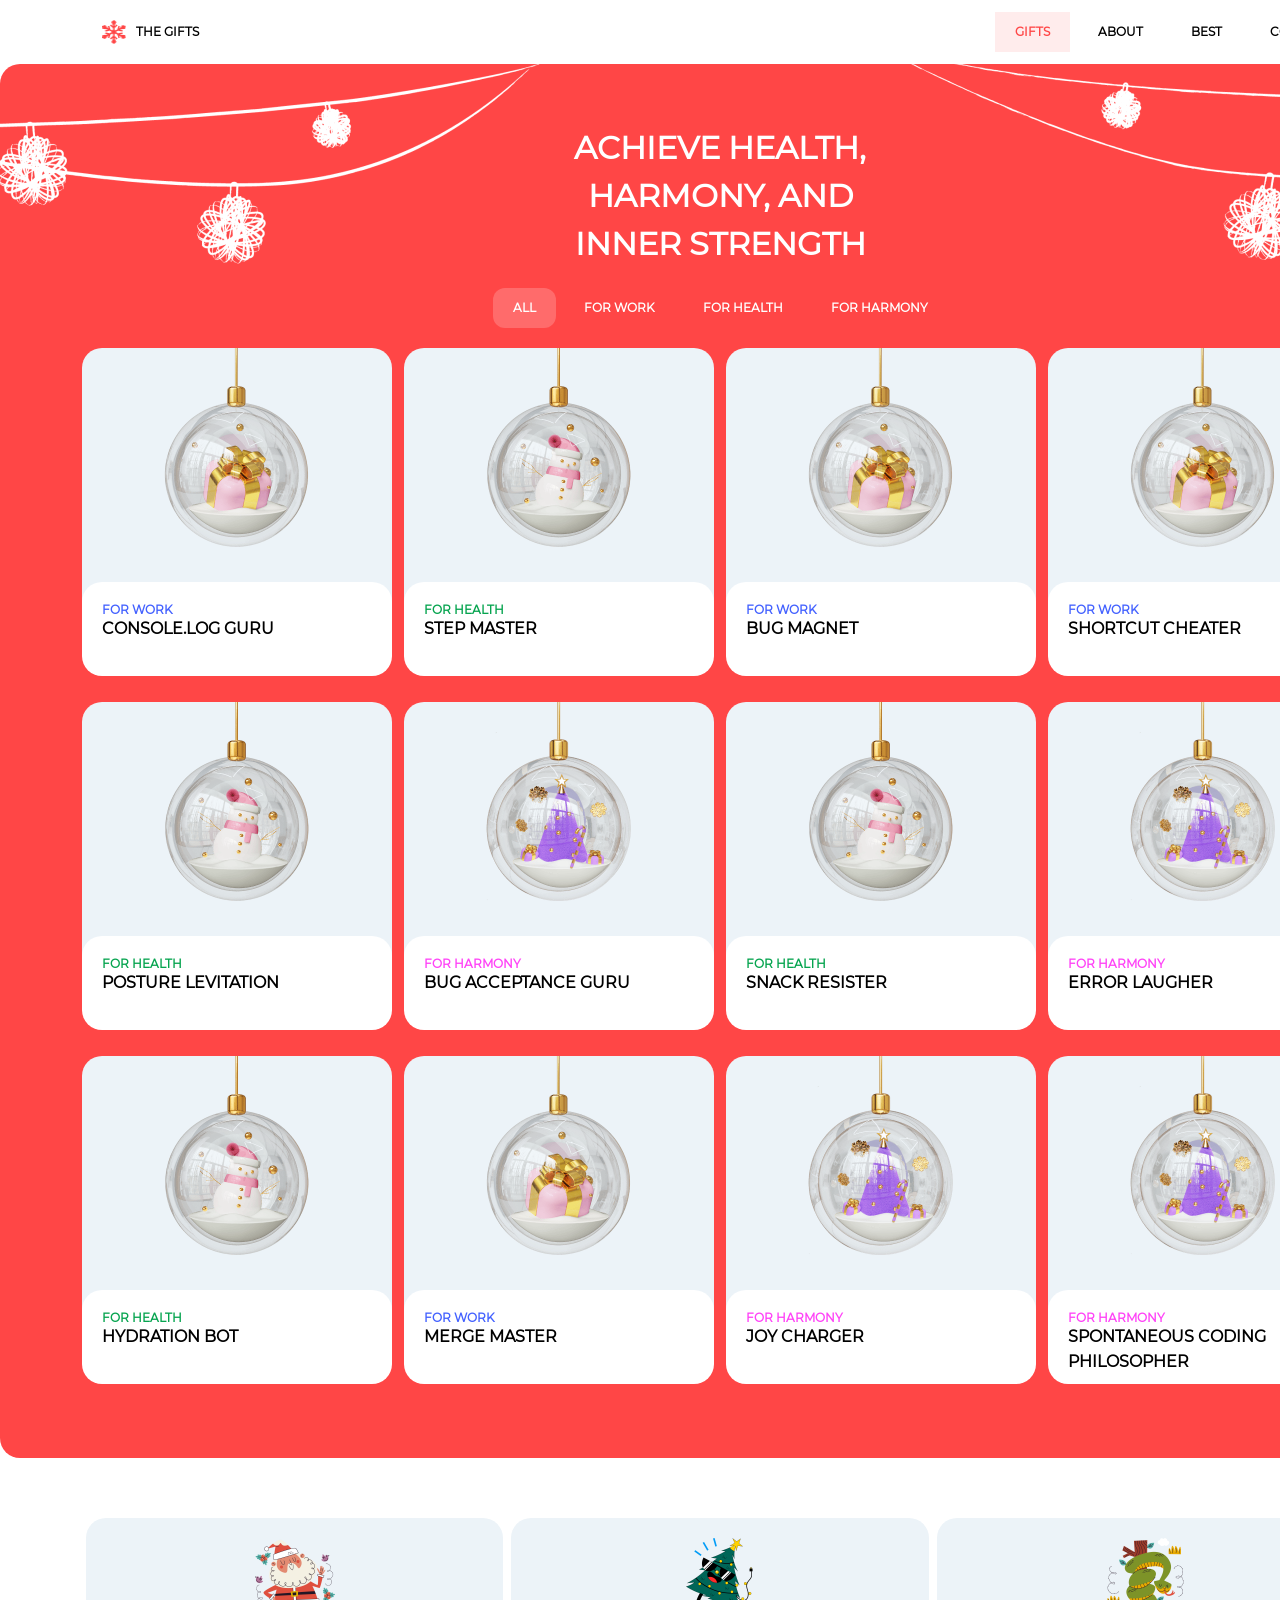
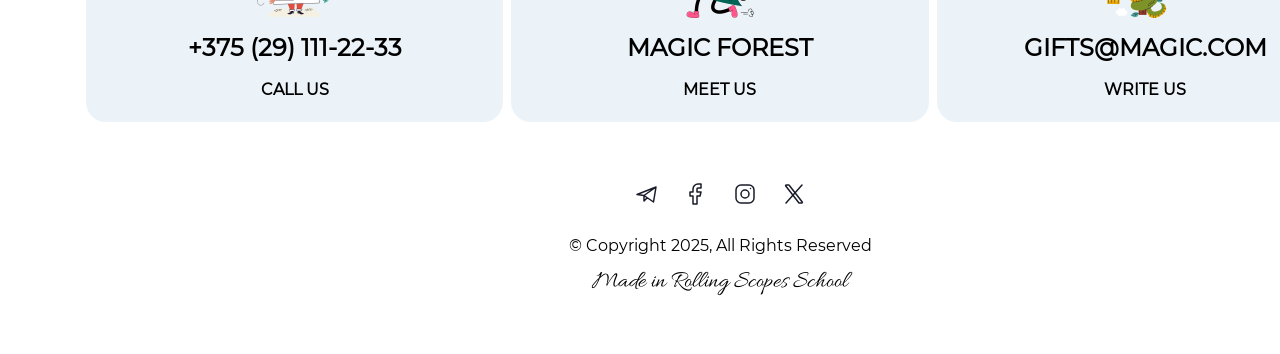
<file: christmas-shop/gifts.html>
<!doctype html>
<html lang="en">
  <head>
    <meta charset="UTF-8" />
    <meta name="viewport" content="width=device-width, initial-scale=1.0" />
    <title>Gifts</title>
    <link rel="icon" href="picture/icon/Snowflake.png" />
    <link rel="stylesheet" href="style.css" />
  </head>

  <body>
    <header class="header">
      <div class="header-container">
        <a href="home.html"><div class="container-logo">
            <img src="picture/icon/Snowflake.png" height="24" width="24" alt="snowflake logo">
            <p class="action-small">THE GIFTS</p>
        </div></a>
        <nav class="container-menu"><ul>
      <li class="action-small menu-button menu-button--disabled">GIFTS</li>
      <a href="#about"><li class="action-small menu-button">ABOUT</li></a>
      <a href="#best"><li class="action-small menu-button">BEST</li></a>
      <a href="#contacts"><li class="action-small menu-button">CONTACTS</li></a>
        </nav>
      </div>
    </header>

    <main class="main-gift">
      <div class="gifts">
        <h1 class="header1">Achieve health,<br>harmony, and<br>inner strength</h1>
      </div>
        <div class="catrgories">
          <p class="action-small menu-button all">all</p>
          <p class="action-small menu-button">for work</p>
          <p class="action-small menu-button">for health</p>
          <p class="action-small menu-button">for harmony</p>
        </div>
      <div class="gifts-conteiner">
              <div class="card-gift">
              <img class="gift-pic" src="picture/images/gift-for-work.png" alt="ball with present">
              <div class="text-gift">
                <p class="header4" style="color: #4361ff;">for work</p>
                <p class="header3 card-text">Console.log Guru</p>
              </div>
            </div>
            <div class="card-gift">
              <img class="gift-pic" src="picture/images/gift-for-health.png" alt="ball with snowman">
              <div class="text-gift">
                <p class="header4" style="color: #06a44f;">for health</p>
                <p class="header3 card-text">Step Master</p>
              </div>
            </div>
            <div class="card-gift">
              <img class="gift-pic" src="picture/images/gift-for-work.png" alt="ball with present">
              <div class="text-gift">
                <p class="header4" style="color: #4361ff;">for work</p>
                <p class="header3 card-text">Bug Magnet</p>
              </div>
            </div>
            <div class="card-gift">
              <img class="gift-pic" src="picture/images/gift-for-work.png" alt="ball with present">
              <div class="text-gift">
                <p class="header4" style="color: #4361ff;">for work</p>
                <p class="header3 card-text">Shortcut Cheater</p>
              </div>
            </div>
            <div class="card-gift">
              <img class="gift-pic" src="picture/images/gift-for-health.png" alt="ball with snowman">
              <div class="text-gift">
                <p class="header4" style="color: #06a44f;">for health</p>
                <p class="header3 card-text">Posture Levitation</p>
              </div>
            </div>
            <div class="card-gift">
              <img class="gift-pic" src="picture/images/gift-for-harmony.png" alt="ball with christmas tree">
              <div class="text-gift">
                <p class="header4" style="color: #ff43f7;">for harmony</p>
                <p class="header3 card-text">Bug Acceptance Guru</p>
              </div>
            </div>
            <div class="card-gift">
              <img class="gift-pic" src="picture/images/gift-for-health.png" alt="ball with snowman">
              <div class="text-gift">
                <p class="header4" style="color: #06a44f;">for health</p>
                <p class="header3 card-text">Snack Resister</p>
              </div>
            </div>
            <div class="card-gift">
              <img class="gift-pic" src="picture/images/gift-for-harmony.png" alt="ball with christmas tree">
              <div class="text-gift">
                <p class="header4" style="color: #ff43f7;">for harmony</p>
                <p class="header3 card-text">Error Laugher</p>
              </div>
            </div>
            <div class="card-gift">
              <img class="gift-pic" src="picture/images/gift-for-health.png" alt="ball with snowman">
              <div class="text-gift">
                <p class="header4" style="color: #06a44f;">for health</p>
                <p class="header3 card-text">Hydration Bot</p>
              </div>
            </div>
            <div class="card-gift">
              <img class="gift-pic" src="picture/images/gift-for-work.png" alt="ball with present">
              <div class="text-gift">
                <p class="header4" style="color: #4361ff;">for work</p>
                <p class="header3 card-text">Merge Master</p>
              </div>
            </div>
            <div class="card-gift">
              <img class="gift-pic" src="picture/images/gift-for-harmony.png" alt="ball with christmas tree">
              <div class="text-gift">
                <p class="header4" style="color: #ff43f7;">for harmony</p>
                <p class="header3 card-text">Joy Charger</p>
              </div>
            </div>
            <div class="card-gift">
              <img class="gift-pic" src="picture/images/gift-for-harmony.png" alt="ball with christmas tree">
              <div class="text-gift">
                <p class="header4" style="color: #ff43f7;">for harmony</p>
                <p class="header3 card-text">Spontaneous Coding Philosopher</p>
              </div>
            </div>
      </div>
    </main>

    <footer class="footer" id="contacts">
      <div class="footer-materials">
        <div class="footer-cards">
          <a href="tel:+375291112233"><div class="card-in-footer">
            <img class="footer-pic" src="picture/images/santa-claus.png" alt="santa-claus">
            <p class="action-large">+375 (29) 111-22-33</p>
            <p class="header3">Call Us</p>
          </div></a>
          <a href="https://www.google.com/maps/place/%D0%9A%D1%83%D0%B4%D1%8B%D0%BA%D0%B8%D0%BD%D0%B0+%D0%B3%D0%BE%D1%80%D0%B0/@52.3757508,38.7573272,15z/data=!4m6!3m5!1s0x413a85cfda21764b:0x2795af484ac9c951!8m2!3d52.3757508!4d38.7753516!16s%2Fg%2F11fvw01t_8?entry=ttu&g_ep=EgoyMDI2MDMzMC4wIKXMDSoASAFQAw%3D%3D" target="_blank"><div class="card-in-footer">
            <img class="footer-pic" src="picture/images/christmas-tree.png" alt="christmas-tree">
            <p class="action-large">Magic forest</p>
            <p class="header3">meet us</p>
          </div></a>
          <a href="mailto:gifts@magic.com"><div class="card-in-footer">
            <img class="footer-pic" src="picture/images/snake.png" alt="snake">
            <p class="action-large">gifts@magic.com</p>
            <p class="header3">write us</p>
          </div></a>
        </div>
        <div class="footer-text">
          <div class="socials">
            <img src="picture/icon/telegram.svg" alt="telegram" class="social-pic">
            <img src="picture/icon/facebook.svg" alt="facebook" class="social-pic">
            <img src="picture/icon/instagram.svg" alt="instagram" class="social-pic">
            <img src="picture/icon/X.svg" alt="x" class="social-pic">
          </div>
          <p class="paragraph">© Copyright 2025, All Rights Reserved</p>
          <p class="caption"><a href="https://rs.school/" target="_blank">Made in Rolling Scopes School</a></p>
        </div>
      </div>
    </footer>

  </body>
</html>
</file>
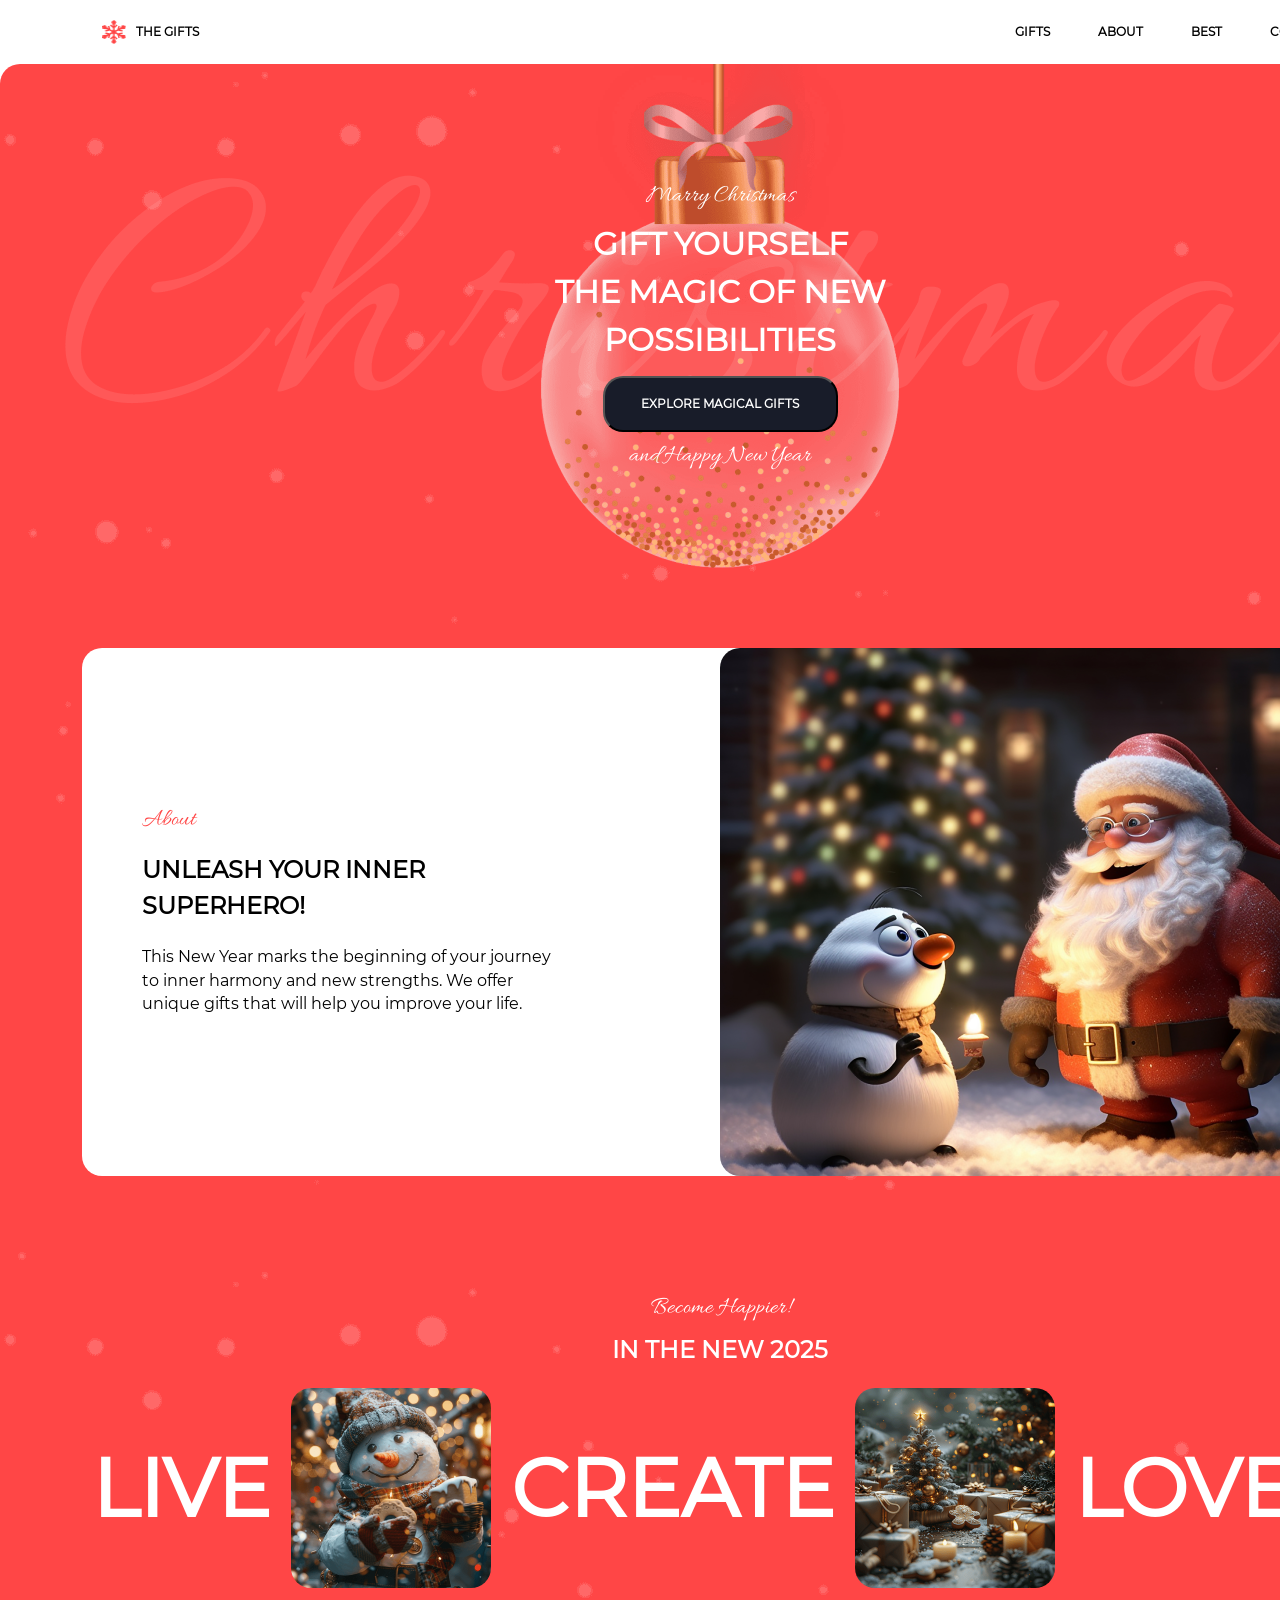
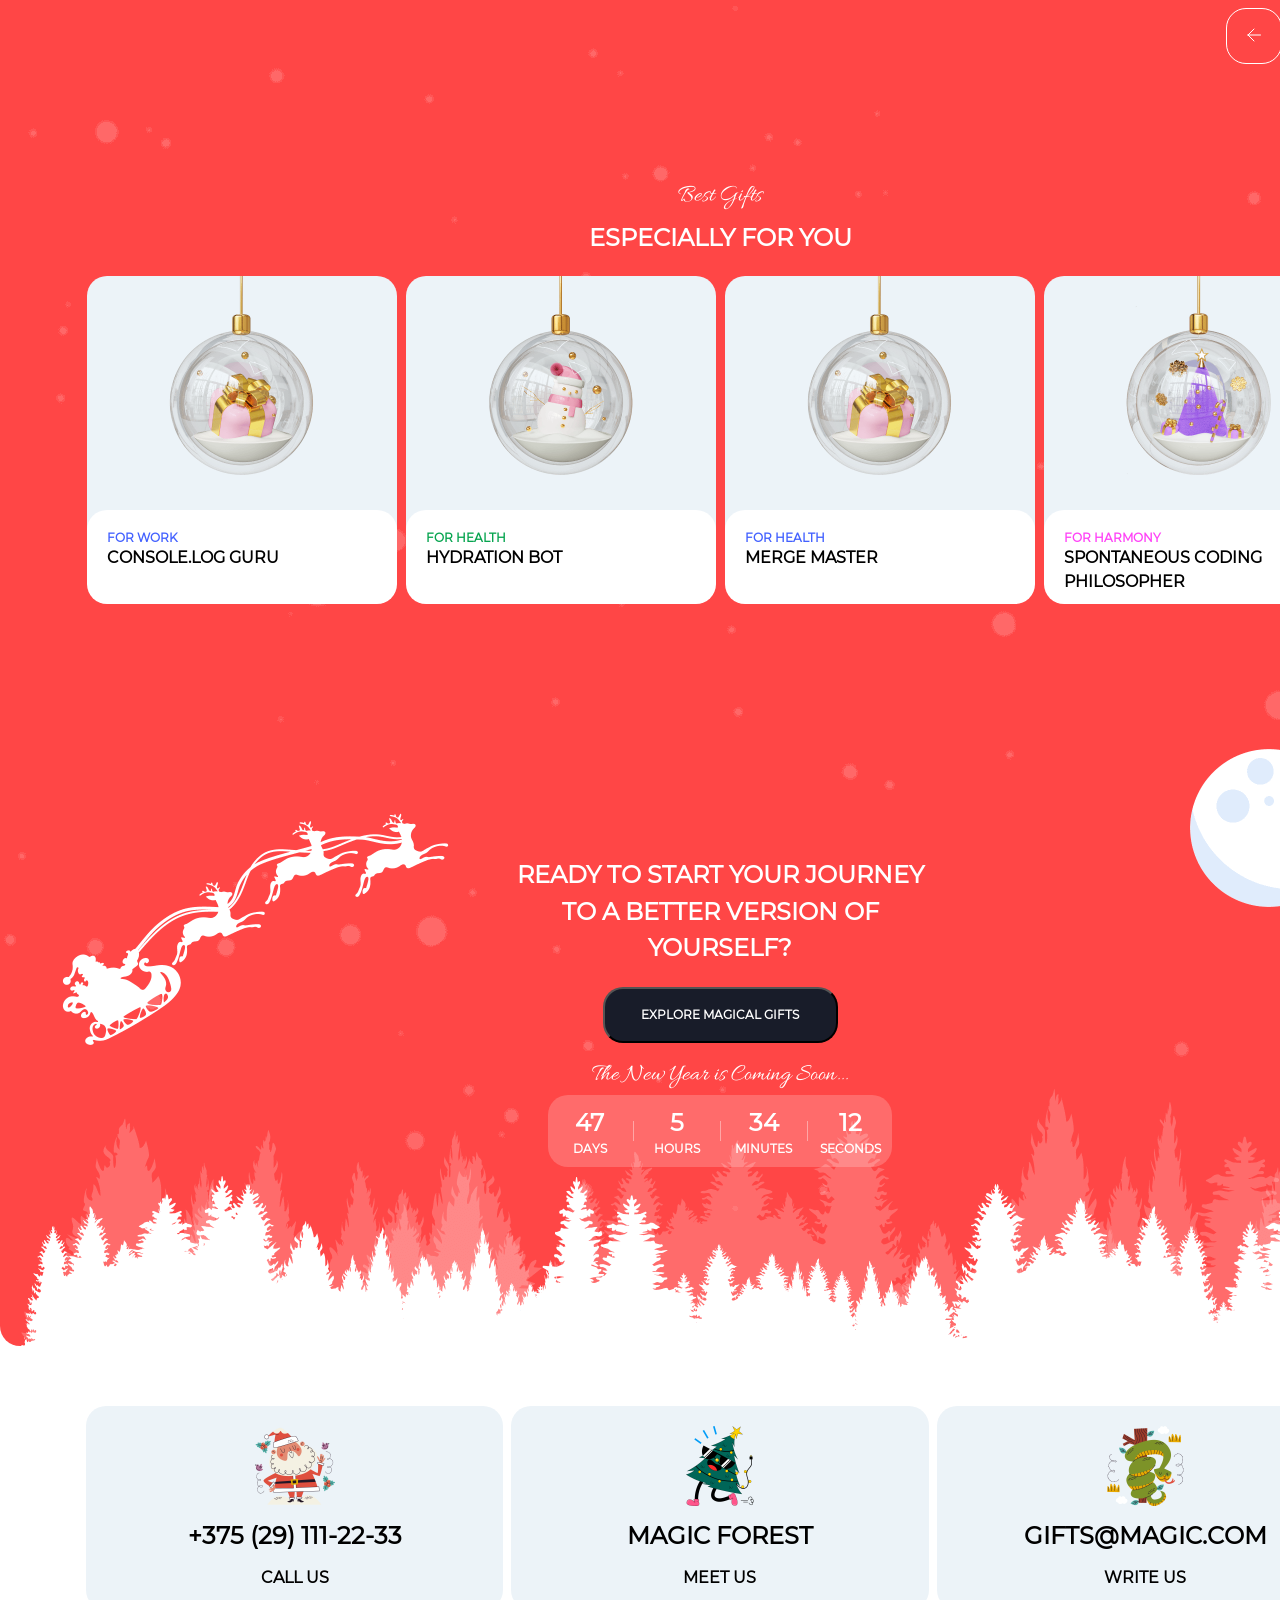
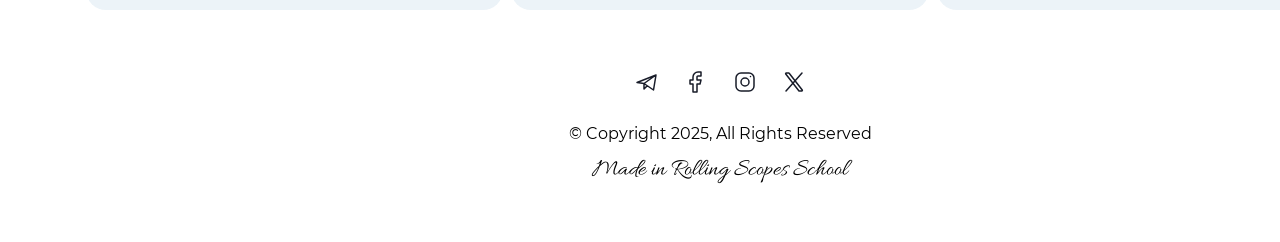
<file: christmas-shop/home.html>
<!doctype html>
<html lang="en">
  <head>
    <meta charset="UTF-8" />
    <meta name="viewport" content="width=device-width, initial-scale=1.0" />
    <link rel="icon" href="picture/icon/Snowflake.png" />
    <title>Christmas-shop</title>
    <link rel="stylesheet" href="style.css" />
  </head>
  <body>
    <header class="header">
      <div class="header-container">
        <div class="container-logo">
          <img
            src="picture/icon/Snowflake.png"
            height="24"
            width="24"
            alt="snowflake logo"
          />
          <p class="action-small">THE GIFTS</p>
        </div>
        <nav class="container-menu">
          <ul>
            <a href="gifts.html"
              ><li class="action-small menu-button">GIFTS</li></a
            >
            <a href="#about"><li class="action-small menu-button">ABOUT</li></a>
            <a href="#best"><li class="action-small menu-button">BEST</li></a>
            <a href="#contacts"
              ><li class="action-small menu-button">CONTACTS</li></a
            >
          </ul>
        </nav>
      </div>
    </header>

    <main class="main">
      <div class="hero-section">
        <div class="text-section1">
          <p class="caption">Marry Christmas</p>
          <h1 class="header1">
            gift yourself<br />the magic of new<br />possibilities
          </h1>
          <a href="gifts.html"
            ><button class="button-section1 action-small">
              explore magical gifts
            </button></a
          >
          <p class="caption">and Happy New Year</p>
        </div>
      </div>
      <div class="about-section" id="about">
        <div class="insert-section2">
          <div class="text-section2">
            <p class="caption about" style="color: #ff4646">About</p>
            <p class="header2">Unleash your inner superhero!</p>
            <p class="paragraph">
              This New Year marks the beginning of your journey to inner harmony
              and new strengths. We offer unique gifts that will help you
              improve your life.
            </p>
          </div>
          <img
            class="santa-img"
            src="picture/images/santa.png"
            alt="santa and snowman"
          />
        </div>
      </div>
      <div class="slider-section">
        <div class="slider-container">
          <div class="slider-container-text">
            <p class="caption">Become Happier!</p>
            <p class="header2">in the new 2025</p>
          </div>
          <div class="slider-window">
            <div class="sliders data-active">
              <p class="slider-text">live</p>
              <img
                class="slider-pic"
                src="picture/images/snowman.png"
                alt="snowman"
              />
              <p class="slider-text">create</p>
              <img
                class="slider-pic"
                src="picture/images/christmas-trees.png"
                alt="christmas trees"
              />
              <p class="slider-text">love</p>
              <img
                class="slider-pic"
                src="picture/images/christmas-tree-ball.png"
                alt="christmas tree ball"
              />
              <p class="slider-text">dream</p>
              <img
                class="slider-pic"
                src="picture/images/fairytale-house.png"
                alt="fairytale house"
              />
            </div>
          </div>
          <div class="button">
            <button class="slider-button">
              <svg
                width="24"
                height="24"
                viewBox="0 0 24 24"
                fill="none"
                xmlns="http://www.w3.org/2000/svg"
              >
                <path
                  d="M18.5 12H6M6 12L12 6M6 12L12 18"
                  stroke="white"
                  stroke-linecap="round"
                  stroke-linejoin="round"
                />
              </svg>
            </button>
            <button class="slider-button">
              <svg
                width="24"
                height="24"
                viewBox="0 0 24 24"
                fill="none"
                xmlns="http://www.w3.org/2000/svg"
              >
                <path
                  d="M6 12H18.5M18.5 12L12.5 6M18.5 12L12.5 18"
                  stroke="white"
                  stroke-linecap="round"
                  stroke-linejoin="round"
                />
              </svg>
            </button>
          </div>
        </div>
      </div>
      <div class="best-gift-section" id="best">
        <div class="best-gift">
          <div class="text-best-gift">
            <p class="caption">Best Gifts</p>
            <p class="header2">especially for you</p>
          </div>
          <div class="gift-card-section">
            <div class="card-gift">
              <img
                class="gift-pic"
                src="picture/images/gift-for-work.png"
                alt="ball with present"
              />
              <div class="text-gift">
                <p class="header4" style="color: #4361ff">for work</p>
                <p class="header3 card-text">Console.log Guru</p>
              </div>
            </div>
            <div class="card-gift">
              <img
                class="gift-pic"
                src="picture/images/gift-for-health.png"
                alt="ball with snowman"
              />
              <div class="text-gift">
                <p class="header4" style="color: #06a44f">for health</p>
                <p class="header3 card-text">Hydration Bot</p>
              </div>
            </div>
            <div class="card-gift">
              <img
                class="gift-pic"
                src="picture/images/gift-for-work.png"
                alt="ball with present"
              />
              <div class="text-gift">
                <p class="header4" style="color: #4361ff">for health</p>
                <p class="header3 card-text">Merge Master</p>
              </div>
            </div>
            <div class="card-gift">
              <img
                class="gift-pic"
                src="picture/images/gift-for-harmony.png"
                alt="ball with christmas tree"
              />
              <div class="text-gift">
                <p class="header4" style="color: #ff43f7">for harmony</p>
                <p class="header3 card-text">Spontaneous Coding Philosopher</p>
              </div>
            </div>
          </div>
        </div>
      </div>
      <div class="cta-section">
        <div class="cta-text">
          <p class="header2">
            Ready to start your journey to a better version of yourself?
          </p>
          <a href="gifts.html"
            ><button class="button-section1 action-small">
              explore magical gifts
            </button></a
          >
          <div class="text-timer">
            <p class="caption">The New Year is Coming Soon...</p>
            <div class="timer">
              <div class="countdown">
                <p class="header2">47</p>
                <p class="header4">days</p>
              </div>
              <img
                src="picture/images/Separator.png"
                alt="separator"
                class="separator"
              />
              <div class="countdown">
                <p class="header2">5</p>
                <p class="header4">hours</p>
              </div>
              <img src="picture/images/Separator.png" alt="separator" />
              <div class="countdown">
                <p class="header2">34</p>
                <p class="header4">minutes</p>
              </div>
              <img src="picture/images/Separator.png" alt="separator" />
              <div class="countdown">
                <p class="header2">12</p>
                <p class="header4">seconds</p>
              </div>
            </div>
          </div>
        </div>
      </div>
    </main>

    <footer class="footer" id="contacts">
      <div class="footer-materials">
        <div class="footer-cards">
          <a href="tel:+375291112233"
            ><div class="card-in-footer">
              <img
                class="footer-pic"
                src="picture/images/santa-claus.png"
                alt="santa-claus"
              />
              <p class="action-large">+375 (29) 111-22-33</p>
              <p class="header3">Call Us</p>
            </div></a
          >
          <a
            href="https://www.google.com/maps/place/%D0%9A%D1%83%D0%B4%D1%8B%D0%BA%D0%B8%D0%BD%D0%B0+%D0%B3%D0%BE%D1%80%D0%B0/@52.3757508,38.7573272,15z/data=!4m6!3m5!1s0x413a85cfda21764b:0x2795af484ac9c951!8m2!3d52.3757508!4d38.7753516!16s%2Fg%2F11fvw01t_8?entry=ttu&g_ep=EgoyMDI2MDMzMC4wIKXMDSoASAFQAw%3D%3D"
            target="_blank"
            ><div class="card-in-footer">
              <img
                class="footer-pic"
                src="picture/images/christmas-tree.png"
                alt="christmas-tree"
              />
              <p class="action-large">Magic forest</p>
              <p class="header3">meet us</p>
            </div></a
          >
          <a href="mailto:gifts@magic.com"
            ><div class="card-in-footer">
              <img
                class="footer-pic"
                src="picture/images/snake.png"
                alt="snake"
              />
              <p class="action-large">gifts@magic.com</p>
              <p class="header3">write us</p>
            </div></a
          >
        </div>
        <div class="footer-text">
          <div class="socials">
            <svg
              width="24"
              height="24"
              viewBox="0 0 24 24"
              fill="none"
              xmlns="http://www.w3.org/2000/svg"
            >
              <path
                d="M21 5L2 12.5L9 13.5M21 5L18.5 20L9 13.5M21 5L9 13.5M9 13.5V19L12.2488 15.7229"
                stroke="#181C29"
                stroke-width="1.5"
                stroke-linecap="round"
                stroke-linejoin="round"
              />
            </svg>

            <svg
              width="24"
              height="24"
              viewBox="0 0 24 24"
              fill="none"
              xmlns="http://www.w3.org/2000/svg"
            >
              <path
                d="M17 2H14C12.6739 2 11.4021 2.52678 10.4645 3.46447C9.52678 4.40215 9 5.67392 9 7V10H6V14H9V22H13V14H16L17 10H13V7C13 6.73478 13.1054 6.48043 13.2929 6.29289C13.4804 6.10536 13.7348 6 14 6H17V2Z"
                stroke="#181C29"
                stroke-width="1.5"
                stroke-linecap="round"
                stroke-linejoin="round"
              />
            </svg>
            <svg
              width="24"
              height="24"
              viewBox="0 0 24 24"
              fill="none"
              xmlns="http://www.w3.org/2000/svg"
            >
              <path
                d="M12 16C14.2091 16 16 14.2091 16 12C16 9.79086 14.2091 8 12 8C9.79086 8 8 9.79086 8 12C8 14.2091 9.79086 16 12 16Z"
                stroke="#181C29"
                stroke-width="1.5"
                stroke-linecap="round"
                stroke-linejoin="round"
              />
              <path
                d="M3 16V8C3 5.23858 5.23858 3 8 3H16C18.7614 3 21 5.23858 21 8V16C21 18.7614 18.7614 21 16 21H8C5.23858 21 3 18.7614 3 16Z"
                stroke="#181C29"
                stroke-width="1.5"
              />
              <path
                d="M17.5 6.51L17.51 6.49889"
                stroke="#181C29"
                stroke-width="1.5"
                stroke-linecap="round"
                stroke-linejoin="round"
              />
            </svg>
            <svg
              width="24"
              height="24"
              viewBox="0 0 24 24"
              fill="none"
              xmlns="http://www.w3.org/2000/svg"
            >
              <path
                d="M16.8198 20.7684L3.75317 3.96836C3.44664 3.57425 3.72749 3 4.22678 3H6.70655C6.8917 3 7.06649 3.08548 7.18016 3.23164L20.2468 20.0316C20.5534 20.4258 20.2725 21 19.7732 21H17.2935C17.1083 21 16.9335 20.9145 16.8198 20.7684Z"
                stroke="#181C29"
                stroke-width="1.5"
              />
              <path
                d="M20 3L4 21"
                stroke="#181C29"
                stroke-width="1.5"
                stroke-linecap="round"
              />
            </svg>
          </div>
          <p class="paragraph">© Copyright 2025, All Rights Reserved</p>
          <p class="caption">
            <a href="https://rs.school/" target="_blank"
              >Made in Rolling Scopes School</a
            >
          </p>
        </div>
      </div>
    </footer>
  </body>
</html>
</file>
<file: christmas-shop/style.css>
* {
    margin: 0 auto;
    padding: 0;
    box-sizing: border-box;
}

html {
    scroll-behavior: smooth;
}


@font-face {
    font-family: 'Montserrat';
    src: url(font/Montserrat-Regular.woff2) format(woff2);
}

@font-face {
    font-family: 'Allura';
    src: url(font/Allura-Regular.woff2) format(woff2);
}


.header1 {
    font-family: 'Montserrat', sans-serif;
    font-size: 32px;
    font-weight: 600;
    line-height: 150%;
    letter-spacing: 18%;
    text-transform: uppercase;
}

.header2 {
    font-family: 'Montserrat', sans-serif;
    font-size: 24px;
    font-weight: 600;
    line-height: 152%;
    letter-spacing: 16%;
    text-transform: uppercase;
}

.header3 {
    font-family: 'Montserrat', sans-serif;
    font-size: 16px;
    font-weight: 600;
    line-height: 152%;
    letter-spacing: 8%;
    text-transform: uppercase;
}

.header4 {
    font-family: 'Montserrat', sans-serif;
    font-size: 12px;
    font-weight: 600;
    line-height: 130%;
    letter-spacing: 5%;
    text-transform: uppercase;
}

.paragraph {
    font-family: 'Montserrat', sans-serif;
    font-size: 16px;
    font-weight: 400;
    line-height: 148%;
}

.action-large {
    font-family: 'Montserrat', sans-serif;
    font-size: 24px;
    font-weight: 600;
    line-height: 152%;
    letter-spacing: 16%;
    text-transform: uppercase;
}

.action-small {
    font-family: 'Montserrat', sans-serif;
    font-size: 12px;
    font-weight: 600;
    line-height: 130%;
    letter-spacing: 5%;
    text-transform: uppercase;
}

.caption {
    font-family: 'Allura';
    font-size: 24px;
    font-weight: 400;
    line-height: 100%;
    letter-spacing: 5%;

}

.slider-text {
    font-family: 'Montserrat', sans-serif;
    font-size: 80px;
    font-weight: 600;
    text-transform: uppercase;
}

.header {
    width: 1440px;
    height: 64px;
    display: flex;
    justify-content: center;
    align-items: center;
}


.header-container {
    width: 1440px;
    height: 64px;
    padding: 0 82px;
    margin: 0 0;
    display: flex;
    justify-content: space-between;
    align-items: center;
}

.header-container a {
    text-decoration: none;
    color: inherit;
    margin: 0 0;
}


.container-logo {
    display: flex;
    align-items: center;
    gap: 9.66px;
    padding: 8px 20px;
    margin: 0 0;
    cursor: pointer;
    text-decoration: none;
    color: inherit;

}

.container-menu {
    display: inline;
    justify-self: flex-end;
    align-items: center;
    text-align: center;
    margin: 0 0;
    list-style: none;
    cursor: pointer;
}

.container-menu a {
    text-decoration: none;
    color: inherit;
}

.container-menu ul {
    display: flex;
    list-style-type: none;
    gap: 8px;
    justify-content: flex-end;
    align-items: center;
    text-align: right;
}

.container-menu li {
    transition: 0.6s;
}



.container-menu li:hover {
    background-color: #ff46461a;
    color: #ff4646;
    border-radius: 12px;
    cursor: pointer;
    transition: 0.6s;
}

.menu-button {
    padding: 12px 20px;
}

.main {
    width: 1440px;
    background-color: #ff4646;
    background-image: url(picture/background/bg-snow.png);
    border-radius: 20px;
}

.hero-section {
  width: 1440px;
  height: 524px;
  background-image: url(picture/background/bg-ball.png);
  background-repeat: no-repeat;
  background-position: center;
  background-size: cover;
  color: #fff;
  display: flex;
  justify-content: center;
  align-items: center;
  text-align: center;
}

.text-section1 {
    width: 426px;
    height: 404px;
    display: flex;
    justify-content: center;
    align-items: center;
    text-align: center;
    padding: 60px 0;
    flex-direction: column;
    gap: 12px;
}

.button-section1 {
    width: 235px;
    height: 56px;
    border-radius: 20px;
    color: #fff;
    background-color: #181C29;
    cursor: pointer;
    transition: 0.6s;
}

.button-section1 a {
    text-decoration: none;
    color: inherit;
}

.button-section1:hover {
    background-color: #fff;
    color: #181C29;
    transition: 0.6s;

}

.about-section {

    width: 1440px;
    height: 648px;
    display: flex;
    justify-content: center;
    align-items: center;
    text-align: left;
}

.insert-section2 {
    background-color: #fff;
    width: 1276px;
    height: 528px;
    border-radius: 20px;
    display: flex;
    justify-content: space-between;
    align-items: center;
}

.text-section2 {
    width: 426px;
    height: 328px;
    justify-content: center;
    align-items: center;
    text-align: left;
    margin: 0 60px;
    gap: 20px;
    display: flex;
    flex-direction: column;
}

.about {
    margin: 0;
    align-self: flex-start;
}

.text-section2 p caption {
    margin: 0 0;
}


.santa-img {
    width: 638px;
    height: 528px;
    border-radius: 20px;
    margin: 0 0;
}

.slider-section {
    width: 1440px;
    height: 488px;
    justify-content: center;
    align-items: center;
    text-align: center;
    display: flex;
    flex-direction: column;
    overflow: hidden;
}

.slider-container {
    width: 1276px;
    height: 368px;
    justify-content: center;
    align-items: center;
    display: flex;
    flex-direction: column;
    gap: 20px;
}

.slider-container-text {
    width: 426px;
    height: 72px;
    color: #fff;
    gap: 12px;
    display: flex;
    flex-direction: column;
}

.slider-window {
    width: 1276px;
    height: 200px;
    
}

.sliders {
    width: 1993px;
    height: 200px;
    display: flex;
    justify-content: center;
    align-items: center;
    text-align: center;
    color: #fff;

}

.slider-pic {
    width: 200px;
    height: 200px;
    border-radius: 20px;
}

.button {
    width: 1276px;
    height: 56px;
    display: flex;
    justify-content: flex-end;
    gap: 20px;
}

.slider-button {
    height: 56px;
    width: 56px;
    border-radius: 20px;
    border: #fff 1px solid;
    background-color: transparent;
    flex-grow: 0;
    margin: 0;
    transition: 0.6s;
}

.slider-button:hover {
    cursor: pointer;
    background-color: #fff;
    transition: 0.6s;
}

.slider-button:hover path {
    stroke:#ff4646;
    transition: 0.6s;
}



.best-gift-section {
    width: 1440px;
    height: 554px;
    display: flex;
    flex-direction: column;
    justify-content: center;
    align-items: center;

}

.best-gift {
    width: 1276px;
    height: 434px;
    display: flex;
    flex-direction: column;
    justify-items: center;
    align-items: center;
    gap: 20px;

}

.text-best-gift {
    width: 426px;
    display: flex;
    flex-direction: column;
    gap: 12px;
    text-align: center;
    color: #fff;
}

.gift-card-section {
    width: 1276px;
    height: 234px;
    display: flex;
}

.card-gift {
    width: 310px;
    height: 324px;
    border-radius: 20px;
    background-color: #ecf3f8;
    cursor: pointer;

}

.card-text {
    transition: 0.6s;
}


.card-gift:hover .card-text {
    color: #ff4646;
    transition: 0.6s;
}



.gift-pic {
    width: 310px;
    height: 230px;
}

.text-gift {
    width: 310px;
    height: 94px;
    background-color: #fff;
    border-radius: 20px;
    padding: 20px 20px 44px 20px;
}

.cta-section {
    width: 1440px;
    height: 668px;
    display: flex;
    background-image: url(picture/background/bg-forest.png);
    background-repeat: no-repeat;
    background-position: center;
    background-size: cover;    
    justify-content: center;
    align-items: center;
    text-align: center;

}

.cta-text {
    width: 426px;
    height: 428px;
    display: flex;
    flex-direction: column;
    justify-content: center;
    align-items: center;
    text-align: center;
    gap: 20px;
    padding: 60px 0;
    color: #fff;
}

.text-timer {
    display: flex;
    flex-direction: column;
    gap: 8px;
}

.timer {
    width: 344px;
    height: 72px;
    background-color: #ffffff33;
    border-radius: 20px;
    color: #fff;
    display: flex;
    justify-content: center;
    align-items: center;
}

.countdown {
    width: 80px;
    height: 52px;

}

.separator {
    height: 20px;
}

.footer {
    width: 1440px;
    height: 496px;
    display: flex;
    flex-direction: column;
    justify-content: center;
    align-content: center;

}

.footer-materials {
    width: 1276px;
    height: 376px;
    gap: 60px;
    display: flex;
    flex-direction: column;
    justify-content: center;
    align-content: center;
    text-decoration: none;
    color: inherit;


}

.footer-cards {
    width: 1276px;
    height: 204px;
    display: flex;
    text-decoration: none;
}

.footer-cards a {
    text-decoration: none;
}

.card-in-footer:hover {
    color: #ff4646;
    cursor: pointer;
    transition: 0.6s;
}


.card-in-footer {
    width: 417.33px;
    height: 204px;
    background-color: #ecf3f8;
    padding: 20px 0;
    justify-content: center;
    align-items: center;
    text-align: center;
    border-radius: 20px;
    text-decoration: none;
    color: black;
    display: flex;
    flex-direction: column;
    gap: 12px;
    transition: 0.6s;
}


.footer-pic {
    width: 80px;
    height: 80px;
}

.footer-text {
    height: 112px;
    display: flex;
    flex-direction: column;
    justify-content: center;
    align-items: center;
    text-align: center;
    gap: 12px;
    text-decoration: none;
    color: black;
}

.footer-text a{
    text-decoration: none;
    color: black;
    transition: 0.6s;
}

.footer-text a:hover {
    color: #ff4646;
    cursor: pointer;
    transition: 0.6s;
}


.socials {
    width: 196px;
    height: 40px;
    display: flex;
}

.socials svg {
    cursor: pointer;
}

.socials svg path {
    transition: 0.6s;
}

.socials svg:hover path {
    stroke: #ff4646;
    transition: 0.6s;
}


.social-pic {
    height: 24px;
    width: 24px;
}

.social-pic:hover {
    color: #ff4646;
    cursor: pointer;
    transition: 0.6s;
}


.main-gift {
    width: 1440px;
    height: 1394px;
    background-image: url(picture/background/bg-garland.png);
    background-repeat: no-repeat;
    background-position: top center;
    background-size: contain;
    background-color: #ff4646;
    border-radius: 20px;
    display: flex;
    flex-direction: column;
    align-content: center;
    justify-content: center;
    gap: 20px;

}

.action-small.menu-button.menu-button--disabled {
    cursor: default;
    color: #ff4646;
    background-color: #ff46461a;
}

.gifts {
    width: 426px;
    height: 144px;
    text-align: center;
    display: flex;
    flex-direction: column;
    align-content: center;
    justify-content: center;
}

.catrgories {
    text-align: center;
    display: flex;
    align-content: center;
    justify-content: center;
    color: #fff;
    gap: 8px;
   transition: 0.6s;
}

.catrgories p:hover {
    background-color: #ffffff33;
    border-radius: 12px;
    cursor: pointer;
    transition: 0.6s;
}

.action-small.menu-button.all {
    background-color: #ffffff33;
    border-radius: 12px;
}

.gifts h1 {
    color: #fff;
    justify-content: center;
    align-items: center;
    text-align: center;
}

.gifts p {
    justify-content: center;
    align-items: center;
    text-align: center;

}


.gifts-conteiner {
    width: 1276px;
    height: 1050px;
    flex-wrap: wrap;
    gap: 12px;
    display: flex;
}
</file>
